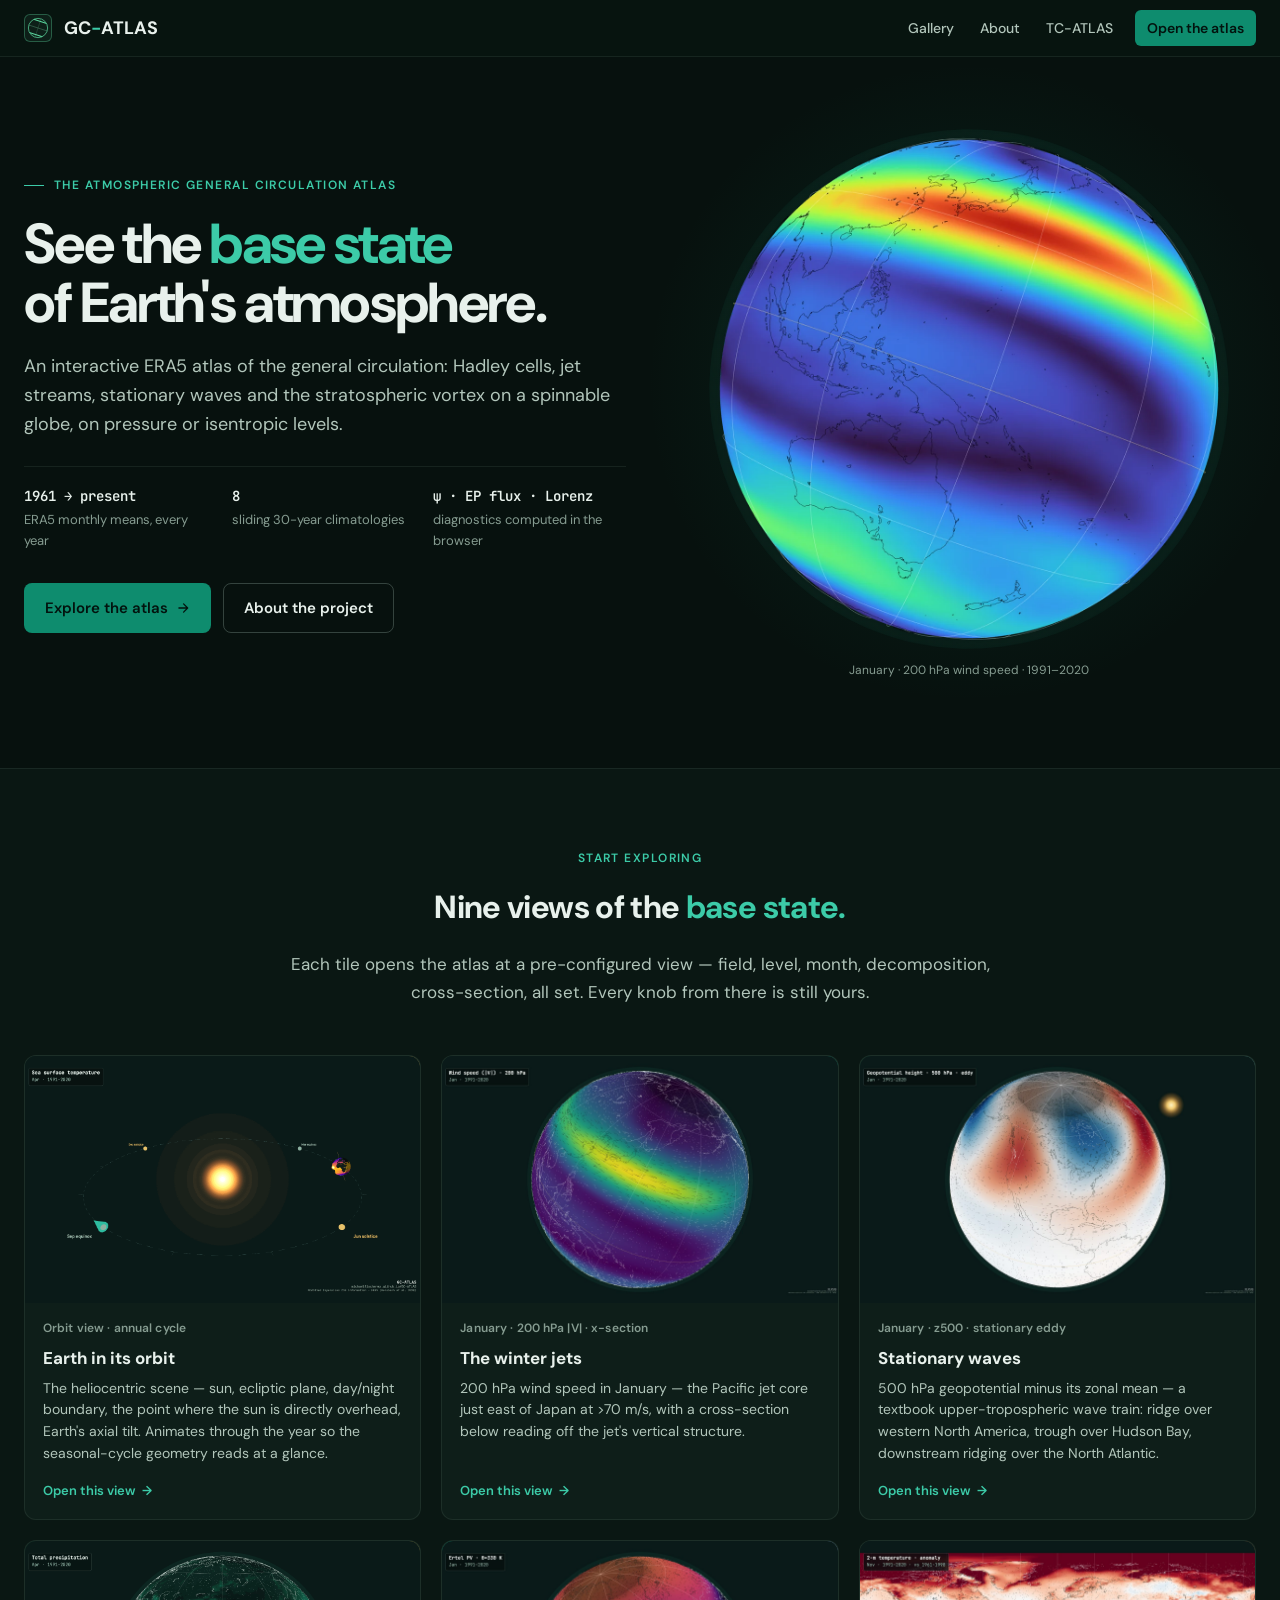
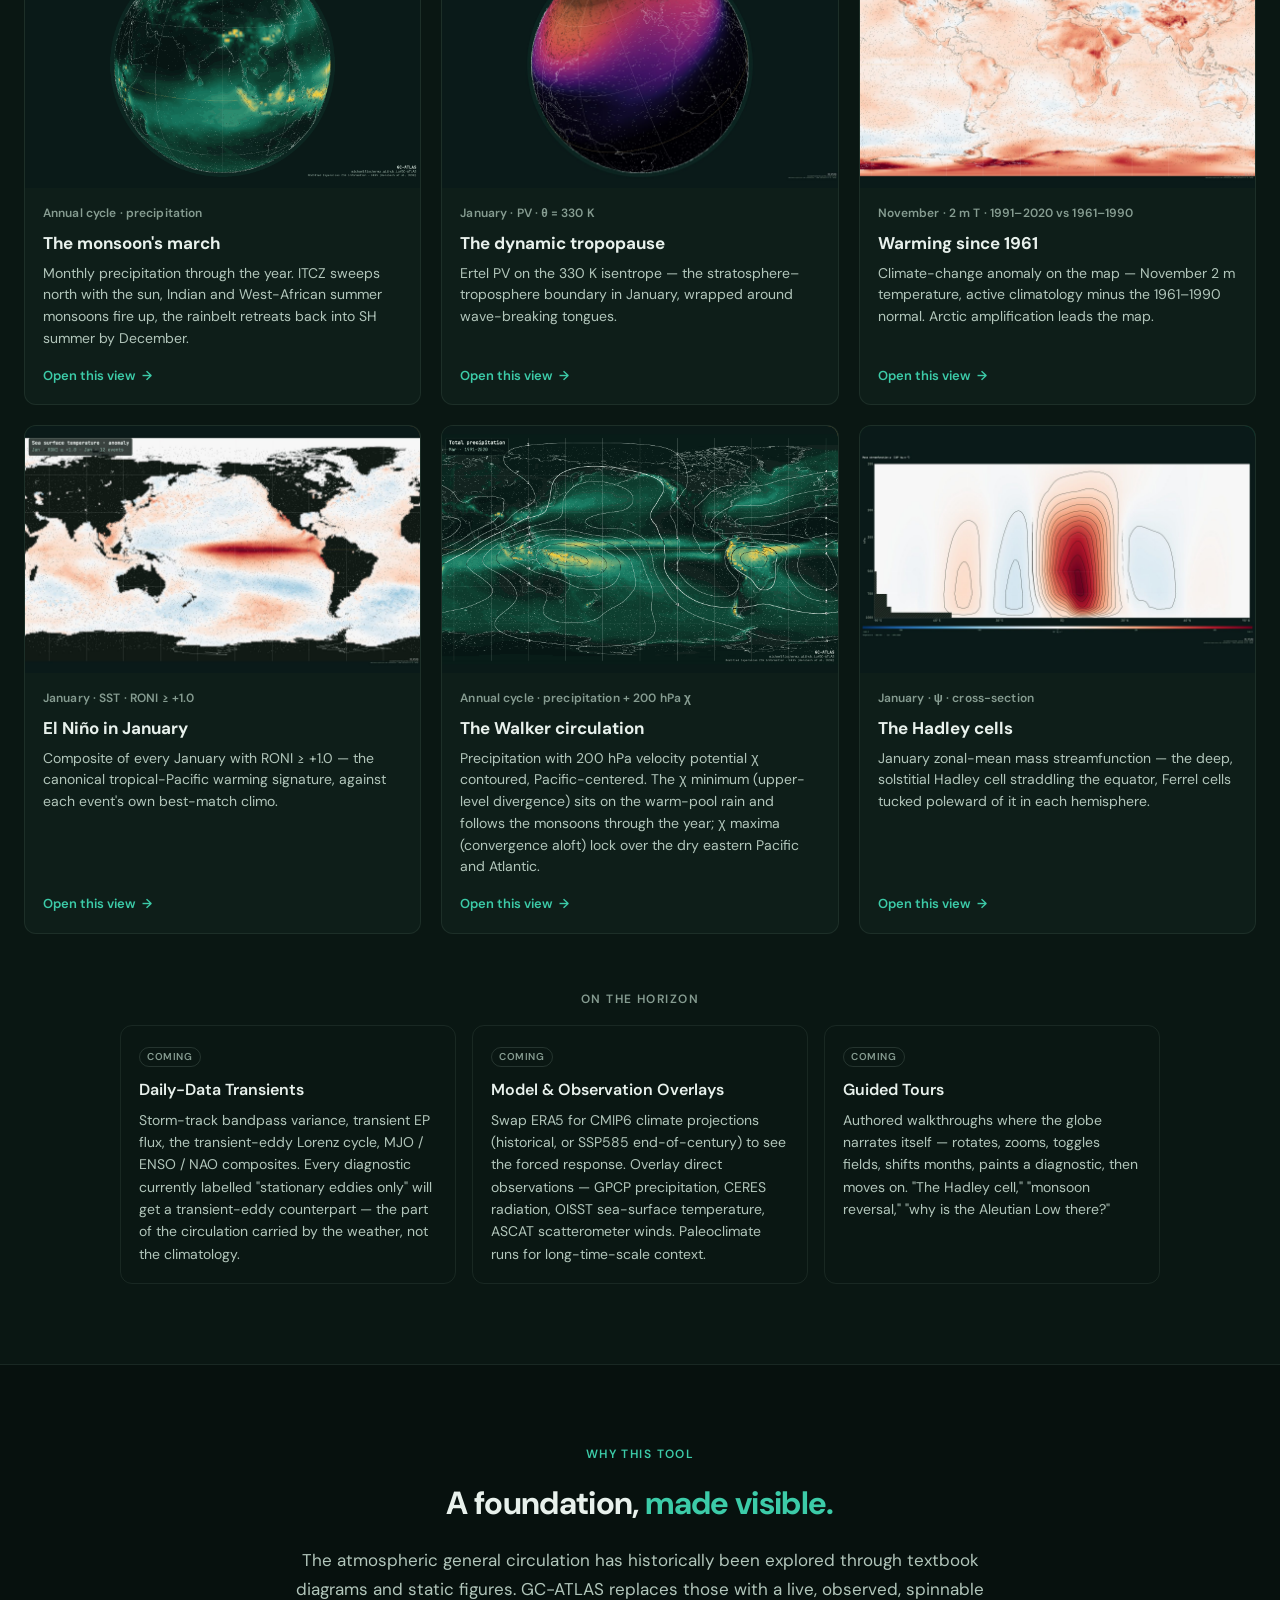
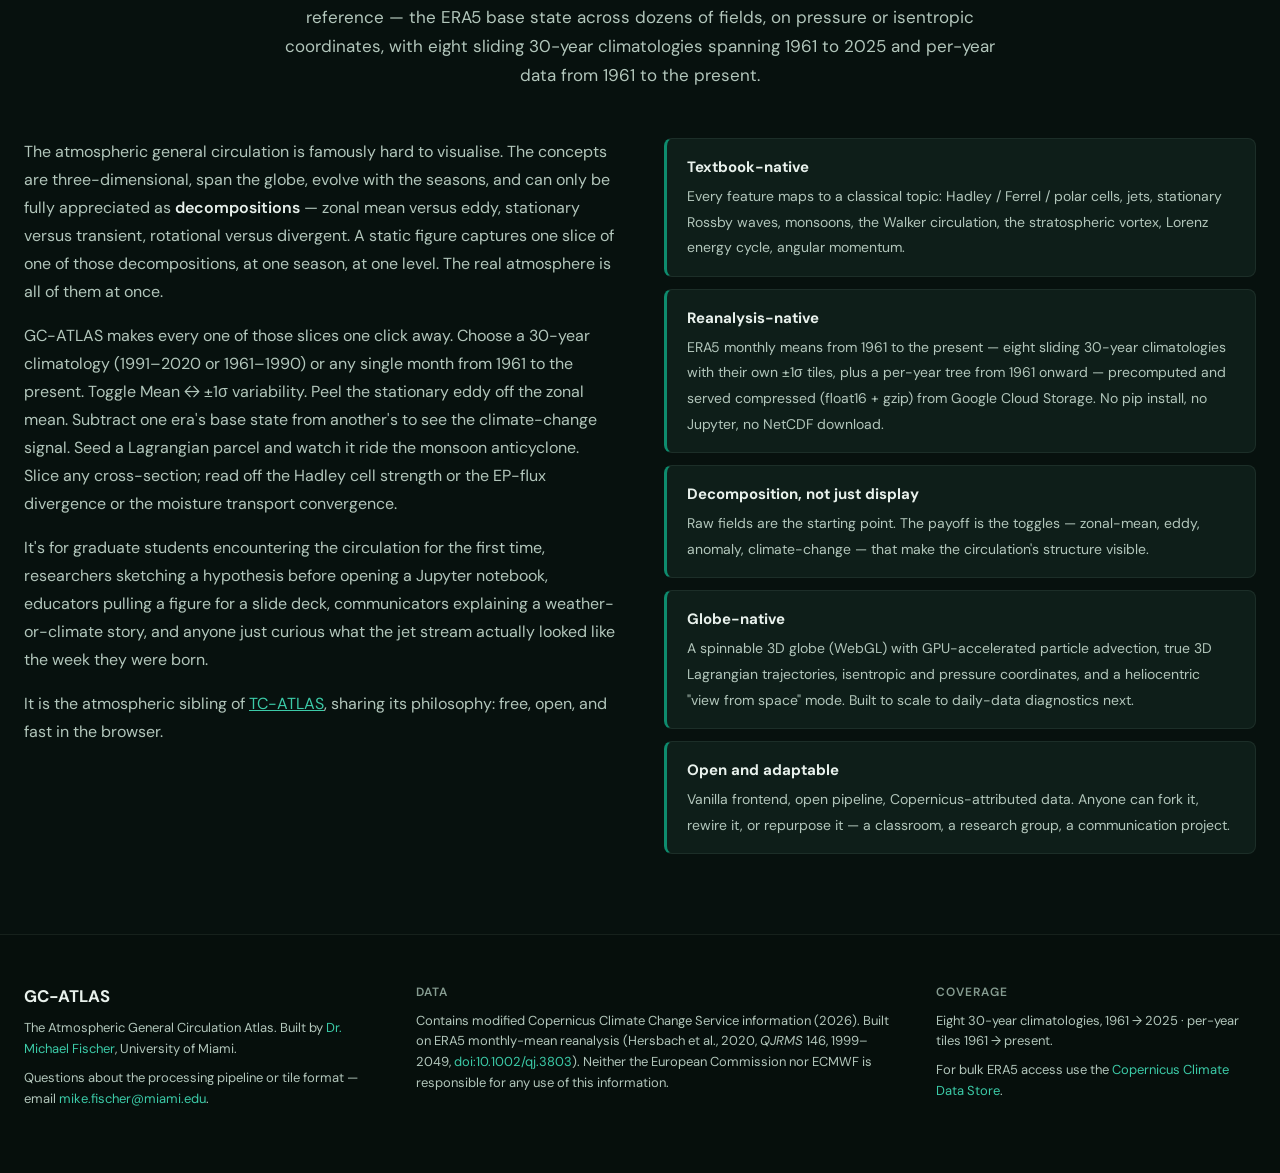
<file: index.html>
<!DOCTYPE html>
<html lang="en">
<head>
    <!-- Google Analytics (GA4) · GC-ATLAS property -->
    <script async src="https://www.googletagmanager.com/gtag/js?id=G-M1M3TNNJCB"></script>
    <script>
        window.dataLayer = window.dataLayer || [];
        function gtag(){dataLayer.push(arguments);}
        gtag('js', new Date());
        gtag('config', 'G-M1M3TNNJCB');
    </script>
    <meta charset="UTF-8">
    <meta name="viewport" content="width=device-width, initial-scale=1.0">
    <meta name="description" content="GC-ATLAS: an interactive atlas of Earth's atmospheric general circulation. ERA5 climatology and 1961-now per-year reanalysis on a spinnable globe — for students, researchers, educators, and anyone curious about how the atmosphere works.">
    <meta name="keywords" content="atmospheric general circulation, ERA5, reanalysis, Hadley cell, jet stream, stationary waves, Walker circulation, stratospheric vortex, isentropic coordinates, EP flux, Lorenz energy cycle, angular momentum budget, ENSO, climate change, atmospheric science, meteorology">
    <meta name="author" content="Dr. Michael Fischer, University of Miami">

    <!-- Open Graph -->
    <meta property="og:type" content="website">
    <meta property="og:title" content="GC-ATLAS — The Atmospheric General Circulation Atlas">
    <meta property="og:description" content="Explore Earth's atmospheric base state interactively. ERA5 back to 1961, eight sliding 30-year climatologies, pressure and isentropic coordinates, cross-section budgets (mass, angular momentum, moisture, energy), EP flux, the Lorenz energy cycle, Lagrangian parcels, climate-change anomalies — a living atlas for anyone curious about how the atmosphere works.">
    <meta property="og:url" content="https://michaelfischerwx.github.io/GC-ATLAS/">
    <meta property="og:site_name" content="GC-ATLAS">
    <!-- Link-preview card, 1200×630 JPEG. Social platforms don't render an
         SVG og:image, so this is a raster: the hero globe beside the page
         title. Regenerate it if the hero image or the headline changes. -->
    <meta property="og:image" content="https://michaelfischerwx.github.io/GC-ATLAS/assets/social-card.jpg">
    <meta property="og:image:type" content="image/jpeg">
    <meta property="og:image:width" content="1200">
    <meta property="og:image:height" content="630">
    <meta property="og:image:alt" content="GC-ATLAS: a globe showing the January jet stream over the western Pacific">
    <meta name="twitter:card" content="summary_large_image">
    <meta name="twitter:image" content="https://michaelfischerwx.github.io/GC-ATLAS/assets/social-card.jpg">
    <meta name="twitter:image:alt" content="GC-ATLAS: a globe showing the January jet stream over the western Pacific">

    <!-- Favicon (SVG, scaled by the browser at 16/32/64) + Apple touch icon -->
    <link rel="icon" type="image/svg+xml" href="assets/favicon.svg">
    <link rel="apple-touch-icon" href="assets/favicon.svg">

    <title>GC-ATLAS — The Atmospheric General Circulation Atlas</title>

    <link rel="preconnect" href="https://fonts.googleapis.com">
    <link rel="preconnect" href="https://fonts.gstatic.com" crossorigin>
    <link href="https://fonts.googleapis.com/css2?family=DM+Sans:opsz,wght@9..40,400;9..40,500;9..40,600;9..40,700&family=JetBrains+Mono:wght@400;500&display=swap" rel="stylesheet">

    <link rel="stylesheet" href="css/atlas.css">
    <link rel="stylesheet" href="css/landing.css">
</head>
<body>

<!-- ═══════════════ TOP BAR ═══════════════ -->
<header class="topbar">
    <div class="topbar-inner">
        <a href="index.html" class="topbar-brand" title="GC-ATLAS home">
            <div class="topbar-mark">
                <!-- Mini GC-ATLAS brand glyph: tilted globe with two
                     emerald subtropical-jet bands. Simplified from
                     assets/favicon.svg — trades dropped, ellipses
                     dropped for legibility at 22-px display size. -->
                <svg viewBox="0 0 64 64" xmlns="http://www.w3.org/2000/svg" aria-label="GC-ATLAS">
                    <defs>
                        <clipPath id="tbm-sphere"><circle cx="32" cy="32" r="28"/></clipPath>
                    </defs>
                    <g clip-path="url(#tbm-sphere)" transform="rotate(18 32 32)">
                        <line x1="4" y1="32" x2="60" y2="32" stroke="#5a9a7a" stroke-width="1.4" opacity="0.85"/>
                        <line x1="32" y1="4" x2="32" y2="60" stroke="#5a9a7a" stroke-width="1.1" opacity="0.6"/>
                        <line x1="12" y1="11.6" x2="52" y2="11.6" stroke="#5fe0a5" stroke-width="3.4" opacity="0.95" stroke-linecap="round"/>
                        <line x1="12" y1="52.4" x2="52" y2="52.4" stroke="#5fe0a5" stroke-width="3.4" opacity="0.95" stroke-linecap="round"/>
                    </g>
                    <circle cx="32" cy="32" r="28" fill="none" stroke="#5fe0a5" stroke-width="2"/>
                </svg>
            </div>
            <div class="topbar-logo">GC<span class="accent">-</span>ATLAS</div>
        </a>
        <nav>
            <ul class="topbar-nav" id="topbar-nav">
                <li><a href="#features">Gallery</a></li>
                <li><a href="#about">About</a></li>
                <li><a href="https://michaelfischerwx.github.io/TC-ATLAS/" target="_blank" rel="noopener">TC-ATLAS</a></li>
                <li><a href="globe.html" class="nav-cta">Open the atlas</a></li>
            </ul>
            <button class="nav-hamburger" id="nav-hamburger" type="button"
                    aria-label="menu" aria-expanded="false"
                    aria-controls="topbar-nav">☰</button>
        </nav>
    </div>
</header>

<!-- ═══════════════ HERO ═══════════════ -->
<section class="hero">
    <div class="hero-copy">
        <div class="hero-eyebrow">The Atmospheric General Circulation Atlas</div>
        <h1 class="hero-title">See the <span class="accent">base state</span><br>of Earth's atmosphere.</h1>
        <p class="hero-lede">An interactive ERA5 atlas of the general circulation: Hadley cells, jet streams, stationary waves and the stratospheric vortex on a spinnable globe, on pressure or isentropic levels.</p>
        <ul class="hero-facts">
            <li><b>1961 → present</b><span>ERA5 monthly means, every year</span></li>
            <li><b>8</b><span>sliding 30-year climatologies</span></li>
            <li><b>ψ · EP flux · Lorenz</b><span>diagnostics computed in the browser</span></li>
        </ul>
        <div class="hero-ctas">
            <a href="globe.html" class="btn btn-primary">
                Explore the atlas
                <svg width="14" height="14" viewBox="0 0 24 24" fill="none" stroke="currentColor" stroke-width="2.2" stroke-linecap="round" stroke-linejoin="round"><path d="M5 12h14M13 5l7 7-7 7"/></svg>
            </a>
            <a href="#about" class="btn btn-ghost">About the project</a>
        </div>
    </div>
    <!-- Hero render: globe.html#v=g&f=wspd&L=200&m=1&wm=off&sun=0 with the
         page chrome hidden, turned to the western Pacific, captured over a
         black and a white backdrop and matted to a transparent 1120-px WebP. -->
    <figure class="hero-figure">
        <a href="globe.html#v=g&f=wspd&L=200&m=1" title="Open this view in the atlas">
            <img src="assets/hero-globe.webp" width="1120" height="1120" fetchpriority="high"
                 alt="Globe showing the January 200 hPa wind speed climatology over the western Pacific, with the jet stream east of Japan">
        </a>
        <figcaption>January · 200 hPa wind speed · 1991–2020</figcaption>
    </figure>
</section>

<!-- ═══════════════ FEATURES ═══════════════ -->
<div class="section-bg">
    <section class="section-bg-inner" id="features">
        <div class="section-eyebrow">Start exploring</div>
        <h2 class="section-title">Nine views of the <span class="accent">base state.</span></h2>
        <p class="section-desc">
            Each tile opens the atlas at a pre-configured view — field, level, month, decomposition, cross-section, all set. Every knob from there is still yours.
        </p>

        <div class="view-grid">

            <!-- 1. Orbit view — heliocentric scene, animated annual cycle.
                 Uses a GIF because the pedagogical content IS the seasonal
                 motion (tilt rotating around the sun through the year).
                 SST reads cleaner than t2m in orbit framing — land masses
                 stay visually distinct because SST is ocean-only.
                 Captured via Export image / GIF → "GIF · annual cycle"
                 from globe.html#v=o&f=sst. -->
            <a class="view-tile" href="globe.html#v=o&f=sst"
               style="--tile-a:#0C2420; --tile-b:#E8C26A">
                <div class="view-thumb">
                    <img src="assets/gallery/earth-orbit.gif" alt=""
                         loading="lazy" onerror="this.style.display='none'">
                </div>
                <div class="view-meta">
                    <div class="view-kicker">Orbit view · annual cycle</div>
                    <div class="view-title">Earth in its orbit</div>
                    <div class="view-caption">The heliocentric scene — sun, ecliptic plane, day/night boundary, the point where the sun is directly overhead, Earth's axial tilt. Animates through the year so the seasonal-cycle geometry reads at a glance.</div>
                    <div class="view-cta">Open this view <span>→</span></div>
                </div>
            </a>

            <!-- 2. Winter jets — Jan 200 |V| + cross-section -->
            <a class="view-tile" href="globe.html#v=g&f=wspd&L=200&m=1&xs=1"
               style="--tile-a:#0C2420; --tile-b:#2DBDA0">
                <div class="view-thumb">
                    <img src="assets/gallery/winter-jets.jpg" alt=""
                         loading="lazy" onerror="this.style.display='none'">
                </div>
                <div class="view-meta">
                    <div class="view-kicker">January · 200 hPa |V| · x-section</div>
                    <div class="view-title">The winter jets</div>
                    <div class="view-caption">200 hPa wind speed in January — the Pacific jet core just east of Japan at >70 m/s, with a cross-section below reading off the jet's vertical structure.</div>
                    <div class="view-cta">Open this view <span>→</span></div>
                </div>
            </a>

            <!-- 3. Stationary waves — Jan z500 eddy -->
            <a class="view-tile" href="globe.html#v=g&f=z&L=500&m=1&d=eddy"
               style="--tile-a:#184536; --tile-b:#7FB8B5">
                <div class="view-thumb">
                    <img src="assets/gallery/stationary-waves.jpg" alt=""
                         loading="lazy" onerror="this.style.display='none'">
                </div>
                <div class="view-meta">
                    <div class="view-kicker">January · z500 · stationary eddy</div>
                    <div class="view-title">Stationary waves</div>
                    <div class="view-caption">500 hPa geopotential minus its zonal mean — a textbook upper-tropospheric wave train: ridge over western North America, trough over Hudson Bay, downstream ridging over the North Atlantic.</div>
                    <div class="view-cta">Open this view <span>→</span></div>
                </div>
            </a>

            <!-- 4. Monsoon march — annual-cycle precipitation GIF.
                 cbmin=0 / cbmax=15 pin the colorbar to 0-15 mm/day so
                 visitors scrubbing through months see the same stable
                 scale the GIF does — without the clamps the colorbar
                 auto-adjusts every month and the perceived intensity
                 swings around. thalo cmap matches the GIF too. -->
            <a class="view-tile" href="globe.html#v=g&f=tp&m=7&cm=thalo&cbmin=0&cbmax=15"
               style="--tile-a:#184536; --tile-b:#D4A84B">
                <div class="view-thumb">
                    <img src="assets/gallery/monsoon-jja.gif" alt=""
                         loading="lazy" onerror="this.style.display='none'">
                </div>
                <div class="view-meta">
                    <div class="view-kicker">Annual cycle · precipitation</div>
                    <div class="view-title">The monsoon's march</div>
                    <div class="view-caption">Monthly precipitation through the year. ITCZ sweeps north with the sun, Indian and West-African summer monsoons fire up, the rainbelt retreats back into SH summer by December.</div>
                    <div class="view-cta">Open this view <span>→</span></div>
                </div>
            </a>

            <!-- 5. Dynamic tropopause — PV on 330K -->
            <a class="view-tile" href="globe.html#v=g&f=pv&vc=t&th=330&m=1&cm=magma&cbmin=0&cbmax=8"
               style="--tile-a:#0E8C6E; --tile-b:#A98AC7">
                <div class="view-thumb">
                    <img src="assets/gallery/pv-330k.jpg" alt=""
                         loading="lazy" onerror="this.style.display='none'">
                </div>
                <div class="view-meta">
                    <div class="view-kicker">January · PV · θ = 330 K</div>
                    <div class="view-title">The dynamic tropopause</div>
                    <div class="view-caption">Ertel PV on the 330 K isentrope — the stratosphere–troposphere boundary in January, wrapped around wave-breaking tongues.</div>
                    <div class="view-cta">Open this view <span>→</span></div>
                </div>
            </a>

            <!-- 6. Warming since 1961 -->
            <a class="view-tile" href="globe.html#v=m&f=t2m&m=11&rp=1961-1990&d=anomaly&cbmin=-3&cbmax=3"
               style="--tile-a:#0C2420; --tile-b:#A26A45">
                <div class="view-thumb">
                    <img src="assets/gallery/warming-1961.jpg" alt=""
                         loading="lazy" onerror="this.style.display='none'">
                </div>
                <div class="view-meta">
                    <div class="view-kicker">November · 2 m T · 1991–2020 vs 1961–1990</div>
                    <div class="view-title">Warming since 1961</div>
                    <div class="view-caption">Climate-change anomaly on the map — November 2 m temperature, active climatology minus the 1961–1990 normal. Arctic amplification leads the map.</div>
                    <div class="view-cta">Open this view <span>→</span></div>
                </div>
            </a>

            <!-- 7. El Niño January — RONI composite SST -->
            <a class="view-tile" href="globe.html#v=m&f=sst&m=1&cr=c:roni:ge:1.0:1&d=anomaly&mc=-160"
               style="--tile-a:#123524; --tile-b:#A26A45">
                <div class="view-thumb">
                    <img src="assets/gallery/elnino-roni.jpg" alt=""
                         loading="lazy" onerror="this.style.display='none'">
                </div>
                <div class="view-meta">
                    <div class="view-kicker">January · SST · RONI ≥ +1.0</div>
                    <div class="view-title">El Niño in January</div>
                    <div class="view-caption">Composite of every January with RONI ≥ +1.0 — the canonical tropical-Pacific warming signature, against each event's own best-match climo.</div>
                    <div class="view-cta">Open this view <span>→</span></div>
                </div>
            </a>

            <!-- 8. Walker circulation — annual-cycle GIF: precipitation shaded,
                 200 hPa χ contoured (cof=chi; the overlay is drawn at L=200).
                 mc= puts the central meridian at 150°W so the Indo-Pacific
                 warm pool / cold-tongue dipole sits mid-frame instead of
                 being split across the seam. Same framing the GIF was
                 captured with. -->
            <a class="view-tile" href="globe.html#v=m&f=tp&L=200&m=12&cm=thalo&cbmin=0&cbmax=15&ctr=1&cof=chi&mc=-150"
               style="--tile-a:#0C2420; --tile-b:#E8C26A">
                <div class="view-thumb">
                    <img src="assets/gallery/walker-chi.gif" alt=""
                         loading="lazy" onerror="this.style.display='none'">
                </div>
                <div class="view-meta">
                    <div class="view-kicker">Annual cycle · precipitation + 200 hPa χ</div>
                    <div class="view-title">The Walker circulation</div>
                    <div class="view-caption">Precipitation with 200 hPa velocity potential χ contoured, Pacific-centered. The χ minimum (upper-level divergence) sits on the warm-pool rain and follows the monsoons through the year; χ maxima (convergence aloft) lock over the dry eastern Pacific and Atlantic.</div>
                    <div class="view-cta">Open this view <span>→</span></div>
                </div>
            </a>

            <!-- 9. Hadley cells — January ψ cross-section -->
            <a class="view-tile" href="globe.html#v=g&f=t&L=500&m=1&xs=1&xd=psi"
               style="--tile-a:#123524; --tile-b:#0E8C6E">
                <div class="view-thumb">
                    <img src="assets/gallery/hadley-djf.jpg" alt=""
                         loading="lazy" onerror="this.style.display='none'">
                </div>
                <div class="view-meta">
                    <div class="view-kicker">January · ψ · cross-section</div>
                    <div class="view-title">The Hadley cells</div>
                    <div class="view-caption">January zonal-mean mass streamfunction — the deep, solstitial Hadley cell straddling the equator, Ferrel cells tucked poleward of it in each hemisphere.</div>
                    <div class="view-cta">Open this view <span>→</span></div>
                </div>
            </a>

        </div>

        <!-- ═══ Horizon strip — genuinely-future work, visually demoted ═══ -->
        <div class="horizon-wrap">
            <div class="horizon-heading">On the horizon</div>
            <div class="horizon-grid">
                <div class="horizon-card">
                    <span class="badge">Coming</span>
                    <h4>Daily-Data Transients</h4>
                    <p>Storm-track bandpass variance, transient EP flux, the transient-eddy Lorenz cycle, MJO / ENSO / NAO composites. Every diagnostic currently labelled "stationary eddies only" will get a transient-eddy counterpart — the part of the circulation carried by the weather, not the climatology.</p>
                </div>
                <div class="horizon-card">
                    <span class="badge">Coming</span>
                    <h4>Model &amp; Observation Overlays</h4>
                    <p>Swap ERA5 for CMIP6 climate projections (historical, or SSP585 end-of-century) to see the forced response. Overlay direct observations — GPCP precipitation, CERES radiation, OISST sea-surface temperature, ASCAT scatterometer winds. Paleoclimate runs for long-time-scale context.</p>
                </div>
                <div class="horizon-card">
                    <span class="badge">Coming</span>
                    <h4>Guided Tours</h4>
                    <p>Authored walkthroughs where the globe narrates itself — rotates, zooms, toggles fields, shifts months, paints a diagnostic, then moves on. "The Hadley cell," "monsoon reversal," "why is the Aleutian Low there?"</p>
                </div>
            </div>
        </div>
    </section>
</div>

<!-- ═══════════════ ABOUT ═══════════════ -->
<section class="section" id="about">
    <div class="section-eyebrow">Why this tool</div>
    <h2 class="section-title">A foundation, <span class="accent">made visible.</span></h2>
    <p class="section-desc">
        The atmospheric general circulation has historically been explored through textbook diagrams and static figures. GC-ATLAS replaces those with a live, observed, spinnable reference — the ERA5 base state across dozens of fields, on pressure or isentropic coordinates, with eight sliding 30-year climatologies spanning 1961 to 2025 and per-year data from 1961 to the present.
    </p>

    <div class="about-grid">
        <div class="about-copy">
            <p>
                The atmospheric general circulation is famously hard to visualise. The concepts are three-dimensional, span the globe, evolve with the seasons, and can only be fully appreciated as <em>decompositions</em> — zonal mean versus eddy, stationary versus transient, rotational versus divergent. A static figure captures one slice of one of those decompositions, at one season, at one level. The real atmosphere is all of them at once.
            </p>
            <p>
                GC-ATLAS makes every one of those slices one click away. Choose a 30-year climatology (1991–2020 or 1961–1990) or any single month from 1961 to the present. Toggle Mean ↔ ±1σ variability. Peel the stationary eddy off the zonal mean. Subtract one era's base state from another's to see the climate-change signal. Seed a Lagrangian parcel and watch it ride the monsoon anticyclone. Slice any cross-section; read off the Hadley cell strength or the EP-flux divergence or the moisture transport convergence.
            </p>
            <p>
                It's for graduate students encountering the circulation for the first time, researchers sketching a hypothesis before opening a Jupyter notebook, educators pulling a figure for a slide deck, communicators explaining a weather-or-climate story, and anyone just curious what the jet stream actually looked like the week they were born.
            </p>
            <p>
                It is the atmospheric sibling of <a href="https://michaelfischerwx.github.io/TC-ATLAS/" target="_blank" rel="noopener">TC-ATLAS</a>, sharing its philosophy: free, open, and fast in the browser.
            </p>
        </div>
        <ul class="about-list" id="pedagogy">
            <li>
                <strong>Textbook-native</strong>
                <span>Every feature maps to a classical topic: Hadley / Ferrel / polar cells, jets, stationary Rossby waves, monsoons, the Walker circulation, the stratospheric vortex, Lorenz energy cycle, angular momentum.</span>
            </li>
            <li>
                <strong>Reanalysis-native</strong>
                <span>ERA5 monthly means from 1961 to the present — eight sliding 30-year climatologies with their own ±1σ tiles, plus a per-year tree from 1961 onward — precomputed and served compressed (float16 + gzip) from Google Cloud Storage. No pip install, no Jupyter, no NetCDF download.</span>
            </li>
            <li>
                <strong>Decomposition, not just display</strong>
                <span>Raw fields are the starting point. The payoff is the toggles — zonal-mean, eddy, anomaly, climate-change — that make the circulation's structure visible.</span>
            </li>
            <li>
                <strong>Globe-native</strong>
                <span>A spinnable 3D globe (WebGL) with GPU-accelerated particle advection, true 3D Lagrangian trajectories, isentropic and pressure coordinates, and a heliocentric "view from space" mode. Built to scale to daily-data diagnostics next.</span>
            </li>
            <li>
                <strong>Open and adaptable</strong>
                <span>Vanilla frontend, open pipeline, Copernicus-attributed data. Anyone can fork it, rewire it, or repurpose it — a classroom, a research group, a communication project.</span>
            </li>
        </ul>
    </div>
</section>

<!-- ═══════════════ FOOTER ═══════════════ -->
<footer class="footer">
    <div class="footer-grid">
        <div>
            <div class="footer-brand">GC-ATLAS</div>
            <p>The Atmospheric General Circulation Atlas. Built by <a href="https://michaelfischerwx.github.io/TC-ATLAS/" target="_blank" rel="noopener">Dr. Michael Fischer</a>, University of Miami.</p>
            <p>Questions about the processing pipeline or tile format — email <a href="mailto:mike.fischer@miami.edu">mike.fischer@miami.edu</a>.</p>
        </div>
        <div>
            <div class="footer-h">Data</div>
            <p>Contains modified Copernicus Climate Change Service information (2026). Built on ERA5 monthly-mean reanalysis (Hersbach et al., 2020, <em>QJRMS</em> 146, 1999–2049, <a href="https://doi.org/10.1002/qj.3803" target="_blank" rel="noopener">doi:10.1002/qj.3803</a>). Neither the European Commission nor ECMWF is responsible for any use of this information.</p>
        </div>
        <div>
            <div class="footer-h">Coverage</div>
            <p>Eight 30-year climatologies, 1961 → 2025 · per-year tiles 1961 → present.</p>
            <p>For bulk ERA5 access use the <a href="https://cds.climate.copernicus.eu" target="_blank" rel="noopener">Copernicus Climate Data Store</a>.</p>
        </div>
    </div>
</footer>

<!-- Topbar hamburger (mobile only, <640px). Toggles the nav dropdown;
     closes on link-click or outside-click for natural "tap to navigate"
     behaviour. -->
<script>
(function () {
    const btn  = document.getElementById('nav-hamburger');
    const nav  = document.getElementById('topbar-nav');
    if (!btn || !nav) return;
    const close = () => {
        nav.classList.remove('open');
        btn.classList.remove('is-open');
        btn.setAttribute('aria-expanded', 'false');
    };
    const toggle = (e) => {
        e.stopPropagation();
        const isOpen = nav.classList.toggle('open');
        btn.classList.toggle('is-open', isOpen);
        btn.setAttribute('aria-expanded', isOpen ? 'true' : 'false');
    };
    btn.addEventListener('click', toggle);
    // Close after picking a link so the user lands on the target without
    // an open overlay sitting on top of it.
    nav.addEventListener('click', (e) => {
        if (e.target.closest('a')) close();
    });
    // Tap outside to dismiss.
    document.addEventListener('click', (e) => {
        if (!nav.classList.contains('open')) return;
        if (nav.contains(e.target) || btn.contains(e.target)) return;
        close();
    });
    // Esc to dismiss (keyboard).
    document.addEventListener('keydown', (e) => {
        if (e.key === 'Escape') close();
    });
})();
</script>


</body>
</html>
</file>
<file: css/atlas.css>
/* GC-ATLAS — shared design tokens and components (landing page + viewer).
   Page layouts live in landing.css and viewer.css. */

/* ── Tokens ──────────────────────────────────────────────────────── */
:root {
    /* Type */
    --font-sans:    'DM Sans', -apple-system, BlinkMacSystemFont, 'Segoe UI', sans-serif;
    --font-mono:    'JetBrains Mono', ui-monospace, SFMono-Regular, Menlo, monospace;
    --font-display: var(--font-sans);
    --fs-2xs:  0.6875rem;   /* 11 px */
    --fs-xs:   0.75rem;     /* 12 px */
    --fs-sm:   0.8125rem;   /* 13 px */
    --fs-md:   0.875rem;    /* 14 px */
    --fs-base: 0.9375rem;   /* 15 px */

    /* Shape */
    --r-sm: 6px;
    --r-md: 8px;
    --r-lg: 12px;

    /* Colour — page chrome */
    --bg:           #07110E;
    --surface:      #0B1814;   /* top bar, sidebar */
    --surface-2:    #11231D;   /* inputs, segmented tracks */
    --surface-3:    #172D25;   /* hover */
    --hover:        rgba(214, 245, 230, 0.05);
    --line:         rgba(214, 245, 230, 0.075);
    --line-2:       rgba(214, 245, 230, 0.13);
    --line-3:       rgba(214, 245, 230, 0.22);
    --text:         #E8F1EC;
    --text-2:       #B2C6BB;
    --text-3:       #869C91;
    --accent:       #0E8C6E;   /* thalo green: fills */
    --accent-hover: #13A07E;
    --accent-text:  #3CCBA8;   /* thalo green: text, rules, focus */
    --accent-ink:   #03130E;   /* text on --accent */
    --accent-soft:  rgba(45, 189, 160, 0.12);
    --accent-line:  rgba(45, 189, 160, 0.45);
    --accent-ring:  rgba(45, 189, 160, 0.22);
    --value:        #E8C26A;   /* amber: numbers, highlights */
    --value-soft:   rgba(232, 194, 106, 0.07);
    --warn:         #D9A94A;   /* ochre: caveats */

    /* Colour — floating panels on the globe stage */
    --panel-bg:     rgba(9, 20, 16, 0.86);
    --panel-line:   rgba(214, 245, 230, 0.09);
    --panel-line-2: rgba(214, 245, 230, 0.16);
    --panel-shadow: 0 10px 30px rgba(0, 0, 0, 0.35);
    --p-text:       #E8F1EC;
    --p-text-2:     #B2C6BB;
    --p-text-3:     #869C91;
    --p-hover:      rgba(214, 245, 230, 0.06);
    --p-surface:    rgba(214, 245, 230, 0.05);
    --p-sunk:       rgba(0, 0, 0, 0.22);

    --chevron: url("data:image/svg+xml;utf8,<svg xmlns='http://www.w3.org/2000/svg' width='12' height='12' viewBox='0 0 24 24' fill='none' stroke='%23869C91' stroke-width='2.4' stroke-linecap='round' stroke-linejoin='round'><path d='M6 9l6 6 6-6'/></svg>");

    /* Earlier palette names: inline styles in the method popovers and
       the gallery markup still use them. */
    --deep:           var(--bg);
    --thalo-dark:     var(--surface);
    --thalo:          #0A1713;
    --thalo-raised:   var(--surface-2);
    --thalo-line:     var(--line-2);
    --emerald:        var(--accent);
    --emerald-bright: var(--accent-text);
    --emerald-glow:   var(--accent-ring);
    --sage:           var(--text-3);
    --paper:          var(--text);
    --paper-dim:      var(--text-2);
    --ochre:          var(--warn);
    --amber:          var(--value);
    --border:         var(--line);
    --border-light:   var(--line-2);
    --radius:         var(--r-md);
    --radius-lg:      var(--r-lg);
}

/* ── Base ────────────────────────────────────────────────────────── */
*, *::before, *::after { margin: 0; padding: 0; box-sizing: border-box; }
[hidden] { display: none !important; }
body {
    font-family: var(--font-sans);
    color: var(--text);
    background: var(--bg);
    -webkit-font-smoothing: antialiased;
}
:focus-visible { outline: 2px solid var(--accent-text); outline-offset: 2px; }

/* ── Top bar (both pages) ────────────────────────────────────────── */
.topbar {
    background: rgba(9, 21, 17, 0.88);
    border-bottom: 1px solid var(--line);
    backdrop-filter: blur(12px);
    -webkit-backdrop-filter: blur(12px);
}
.topbar-inner {
    margin: 0 auto;
    height: 56px;
    display: flex;
    align-items: center;
    justify-content: space-between;
    gap: 16px;
}
.topbar-brand {
    display: flex;
    align-items: center;
    gap: 12px;
    text-decoration: none;
    color: inherit;
    transition: opacity 0.18s;
}
.topbar-brand:hover { opacity: 0.85; }
.topbar-mark {
    width: 28px; height: 28px;
    display: grid; place-items: center;
    border-radius: 6px;
    background: #0D1F18;
    border: 1px solid rgba(95, 224, 165, 0.32);
}
.topbar-mark svg { width: 22px; height: 22px; }
.topbar-logo {
    font-size: 1.125rem;
    font-weight: 700;
    letter-spacing: 0.01em;
    color: var(--text);
    white-space: nowrap;
}
.topbar-logo .accent { color: var(--accent-text); }
.topbar-nav { display: flex; gap: 2px; list-style: none; align-items: center; }
.topbar-nav a {
    display: block;
    color: var(--text-2);
    text-decoration: none;
    font-size: var(--fs-md);
    font-weight: 500;
    padding: 7px 12px;
    border-radius: var(--r-sm);
    transition: color 0.15s, background 0.15s;
}
.topbar-nav a:hover { color: var(--text); background: var(--hover); }
.topbar-nav a.active { color: var(--text); background: var(--accent-soft); }
.topbar-nav a.nav-cta {
    margin-left: 8px;
    color: var(--accent-ink);
    background: var(--accent);
    font-weight: 600;
}
.topbar-nav a.nav-cta:hover { background: var(--accent-hover); color: var(--accent-ink); }

/* ── Buttons ─────────────────────────────────────────────────────── */
.btn {
    display: inline-flex;
    align-items: center;
    gap: 8px;
    padding: 12px 20px;
    border-radius: var(--r-md);
    border: 1px solid transparent;
    font-family: inherit;
    font-size: var(--fs-base);
    font-weight: 600;
    text-decoration: none;
    cursor: pointer;
    transition: background 0.15s, border-color 0.15s, color 0.15s;
}
.btn-primary { background: var(--accent); color: var(--accent-ink); }
.btn-primary:hover { background: var(--accent-hover); }
.btn-ghost { background: transparent; color: var(--text); border-color: var(--line-3); }
.btn-ghost:hover { border-color: var(--text-3); background: var(--hover); }

/* Small pill label ("advanced", "expert", "coming") */
.badge, .composite-badge {
    display: inline-block;
    padding: 1px 7px;
    font-family: var(--font-sans);
    font-size: 0.625rem;
    font-weight: 600;
    letter-spacing: 0.06em;
    text-transform: uppercase;
    line-height: 1.6;
    color: var(--text-3);
    border: 1px solid var(--line-2);
    border-radius: 999px;
}
</file>
<file: css/landing.css>
/* GC-ATLAS — landing page (index.html). Tokens and shared components are
   in atlas.css. */

html { scroll-behavior: smooth; }
body { line-height: 1.6; min-height: 100vh; }
/* In-page links (#features, #about) land below the sticky top bar */
[id] { scroll-margin-top: 72px; }

/* ── Top bar ─────────────────────────────────────────────────────── */
.topbar { position: sticky; top: 0; z-index: 1000; }
.topbar-inner { max-width: 1280px; padding: 0 24px; }
.nav-hamburger {
    display: none;
    background: none;
    border: 1px solid var(--line-2);
    color: var(--text-2);
    font-size: 1.2rem;
    padding: 4px 10px;
    border-radius: var(--r-sm);
    cursor: pointer;
    line-height: 1;
}

/* ── Hero ────────────────────────────────────────────────────────── */
.hero {
    display: grid;
    grid-template-columns: 1.05fr 1fr;
    gap: 56px;
    align-items: center;
    padding: 72px 24px 88px;
    max-width: 1280px;
    margin: 0 auto;
}
.hero-eyebrow, .section-eyebrow {
    font-size: var(--fs-xs);
    font-weight: 600;
    letter-spacing: 0.12em;
    text-transform: uppercase;
    color: var(--accent-text);
}
.hero-eyebrow {
    margin-bottom: 20px;
    display: flex;
    align-items: center;
    gap: 10px;
}
.hero-eyebrow::before {
    content: '';
    width: 20px; height: 1px;
    background: currentColor;
}
.hero-title {
    font-family: var(--font-display);
    font-size: clamp(2.4rem, 4.4vw, 3.6rem);
    font-weight: 700;
    letter-spacing: -0.03em;
    line-height: 1.04;
    margin-bottom: 20px;
    color: var(--text);
}
.hero-title .accent { color: var(--accent-text); }
.hero-lede {
    font-size: 1.125rem;
    line-height: 1.6;
    color: var(--text-2);
    max-width: 34em;
    margin-bottom: 28px;
}
.hero-facts {
    list-style: none;
    display: grid;
    grid-template-columns: repeat(3, auto);
    justify-content: start;
    gap: 8px 28px;
    margin: 0 0 32px;
    padding-top: 18px;
    border-top: 1px solid var(--line);
}
.hero-facts li { display: flex; flex-direction: column; gap: 2px; }
.hero-facts b { font-family: var(--font-mono); font-size: var(--fs-md); font-weight: 600; color: var(--text); }
.hero-facts span { font-size: var(--fs-sm); color: var(--text-3); max-width: 15em; }
.hero-ctas { display: flex; gap: 12px; flex-wrap: wrap; }

.hero-figure {
    position: relative;
    justify-self: center;
    width: 100%;
    max-width: 520px;
    margin: 0;
    display: flex;
    flex-direction: column;
    align-items: center;
    gap: 12px;
}
.hero-figure::before {
    content: '';
    position: absolute;
    inset: -12% -12% -4%;
    z-index: -1;
    pointer-events: none;
    background: radial-gradient(closest-side, rgba(14, 140, 110, 0.16), transparent);
}
.hero-figure img { display: block; width: 100%; height: auto; aspect-ratio: 1; }
.hero-figure figcaption { font-size: var(--fs-xs); color: var(--text-3); }

/* ── Section framing ─────────────────────────────────────────────── */
.section {
    padding: 80px 24px;
    max-width: 1280px;
    margin: 0 auto;
}
.section-bg { background: #0A1713; border-top: 1px solid var(--line); border-bottom: 1px solid var(--line); }
.section-bg-inner { max-width: 1280px; margin: 0 auto; padding: 80px 24px; }
.section-eyebrow { text-align: center; margin-bottom: 14px; }
.section-title {
    font-family: var(--font-display);
    font-size: 2rem;
    font-weight: 700;
    letter-spacing: -0.02em;
    text-align: center;
    margin-bottom: 16px;
    color: var(--text);
}
.section-title .accent { color: var(--accent-text); }
.section-desc {
    text-align: center;
    max-width: 720px;
    margin: 0 auto 48px;
    color: var(--text-2);
    font-size: 1.0625rem;
    line-height: 1.7;
}

/* ── Gallery of canonical views (deep-links into globe.html) ─────── */
.view-grid {
    display: grid;
    grid-template-columns: repeat(3, 1fr);
    gap: 20px;
}
.view-tile {
    display: flex;
    flex-direction: column;
    text-decoration: none;
    color: var(--text);
    border-radius: var(--r-lg);
    overflow: hidden;
    background: #0E1E19;
    border: 1px solid var(--line);
    transition: transform 0.25s, border-color 0.25s, box-shadow 0.25s;
}
.view-tile:hover {
    transform: translateY(-2px);
    border-color: var(--line-3);
    box-shadow: 0 14px 36px rgba(0, 0, 0, 0.35);
}
.view-thumb {
    position: relative;
    aspect-ratio: 16 / 10;
    /* placeholder while (or if) the thumbnail doesn't load */
    background: linear-gradient(135deg, var(--tile-a, #184536), var(--tile-b, #0E8C6E));
    overflow: hidden;
}
.view-thumb img {
    position: absolute; inset: 0;
    width: 100%; height: 100%;
    object-fit: cover;
    display: block;
}
.view-meta {
    flex: 1;
    display: flex;
    flex-direction: column;
    gap: 6px;
    padding: 16px 18px 18px;
}
/* Kickers hold units and symbols (hPa, θ, |V|): sentence case, never
   uppercased (θ would become Θ). */
.view-kicker {
    font-size: var(--fs-xs);
    font-weight: 600;
    letter-spacing: 0.01em;
    color: var(--text-3);
}
.view-title { font-size: 1.0625rem; font-weight: 700; color: var(--text); }
.view-caption { font-size: var(--fs-md); color: var(--text-2); line-height: 1.55; }
.view-cta {
    margin-top: auto;
    padding-top: 10px;
    font-size: var(--fs-sm);
    font-weight: 600;
    color: var(--accent-text);
    display: flex;
    align-items: center;
    gap: 6px;
}
.view-cta span { transition: transform 0.2s; }
.view-tile:hover .view-cta span { transform: translateX(3px); }

/* ── Horizon strip (future work, visually demoted) ───────────────── */
.horizon-wrap { margin-top: 56px; }
.horizon-heading {
    font-size: var(--fs-xs);
    font-weight: 600;
    letter-spacing: 0.12em;
    text-transform: uppercase;
    color: var(--text-3);
    text-align: center;
    margin-bottom: 16px;
}
.horizon-grid {
    display: grid;
    grid-template-columns: repeat(3, 1fr);
    gap: 16px;
    max-width: 1040px;
    margin: 0 auto;
}
.horizon-card {
    border: 1px solid var(--line);
    border-radius: var(--r-lg);
    padding: 16px 18px 18px;
    transition: border-color 0.25s;
}
.horizon-card:hover { border-color: var(--line-3); }
.horizon-card .badge { margin-bottom: 10px; }
.horizon-card h4 { font-size: 1rem; font-weight: 600; color: var(--text); margin-bottom: 6px; }
.horizon-card p { font-size: var(--fs-md); color: var(--text-2); line-height: 1.6; }

/* ── About ───────────────────────────────────────────────────────── */
.about-grid {
    display: grid;
    grid-template-columns: 1fr 1fr;
    gap: 48px;
    align-items: start;
}
.about-copy p { color: var(--text-2); font-size: 1rem; line-height: 1.75; margin-bottom: 16px; }
.about-copy em { color: var(--text); font-style: normal; font-weight: 600; }
.about-copy a { color: var(--accent-text); }
.about-list { list-style: none; display: flex; flex-direction: column; gap: 12px; }
.about-list li {
    padding: 16px 20px;
    background: #0E1E19;
    border: 1px solid var(--line);
    border-left: 3px solid var(--accent);
    border-radius: var(--r-md);
}
.about-list strong { display: block; margin-bottom: 4px; font-size: var(--fs-base); color: var(--text); }
.about-list span { font-size: var(--fs-md); color: var(--text-2); line-height: 1.55; }

/* ── Footer ──────────────────────────────────────────────────────── */
.footer {
    background: #060F0C;
    border-top: 1px solid var(--line);
    padding: 48px 24px 56px;
}
.footer-grid {
    max-width: 1232px;
    margin: 0 auto;
    display: grid;
    grid-template-columns: 1.1fr 1.5fr 1fr;
    gap: 40px;
}
.footer-brand { font-weight: 700; font-size: 1.05rem; color: var(--text); margin-bottom: 8px; }
.footer-h {
    font-size: var(--fs-xs);
    font-weight: 600;
    letter-spacing: 0.08em;
    text-transform: uppercase;
    color: var(--text-3);
    margin-bottom: 8px;
}
.footer p { font-size: var(--fs-sm); line-height: 1.6; color: var(--text-2); margin-bottom: 8px; }
.footer a { color: var(--accent-text); text-decoration: none; }
.footer a:hover { text-decoration: underline; }

/* ── Responsive ──────────────────────────────────────────────────── */
@media (max-width: 960px) {
    .hero { grid-template-columns: 1fr; padding-top: 40px; gap: 32px; }
    .hero-figure { max-width: 360px; order: -1; }
    .view-grid { grid-template-columns: repeat(2, 1fr); }
    .horizon-grid { grid-template-columns: repeat(2, 1fr); }
    .about-grid { grid-template-columns: 1fr; gap: 32px; }
    .footer-grid { grid-template-columns: 1fr 1fr; }
    .footer-grid > :first-child { grid-column: 1 / -1; }
}
@media (max-width: 640px) {
    .topbar-nav { display: none; }
    .nav-hamburger { display: inline-flex; }
    /* Mobile dropdown — open state turns the nav list into a
       tappable menu anchored below the topbar. */
    .topbar-nav.open {
        display: flex;
        flex-direction: column;
        align-items: stretch;
        gap: 2px;
        position: absolute;
        top: 56px;
        right: 14px;
        min-width: 180px;
        padding: 8px;
        background: rgba(11, 24, 20, 0.97);
        border: 1px solid var(--line-2);
        border-radius: var(--r-md);
        box-shadow: 0 8px 22px rgba(0, 0, 0, 0.45);
        z-index: 1001;
    }
    .topbar-nav.open a { padding: 9px 12px; }
    .topbar-nav.open a.nav-cta { margin: 4px 0 0; text-align: center; }
    .nav-hamburger.is-open { color: var(--text); border-color: var(--accent-text); }
    .hero { padding: 28px 20px 56px; }
    .hero-figure { max-width: 260px; }
    .hero-eyebrow { font-size: var(--fs-2xs); letter-spacing: 0.06em; }
    .hero-eyebrow::before { display: none; }   /* one line at 375 px */
    .hero-facts { grid-template-columns: 1fr; gap: 12px; }
    .section, .section-bg-inner { padding: 56px 20px; }
    .section-title { font-size: 1.55rem; }
    .view-grid, .horizon-grid { grid-template-columns: 1fr; }
    .footer-grid { grid-template-columns: 1fr; gap: 24px; }
}
</file>
